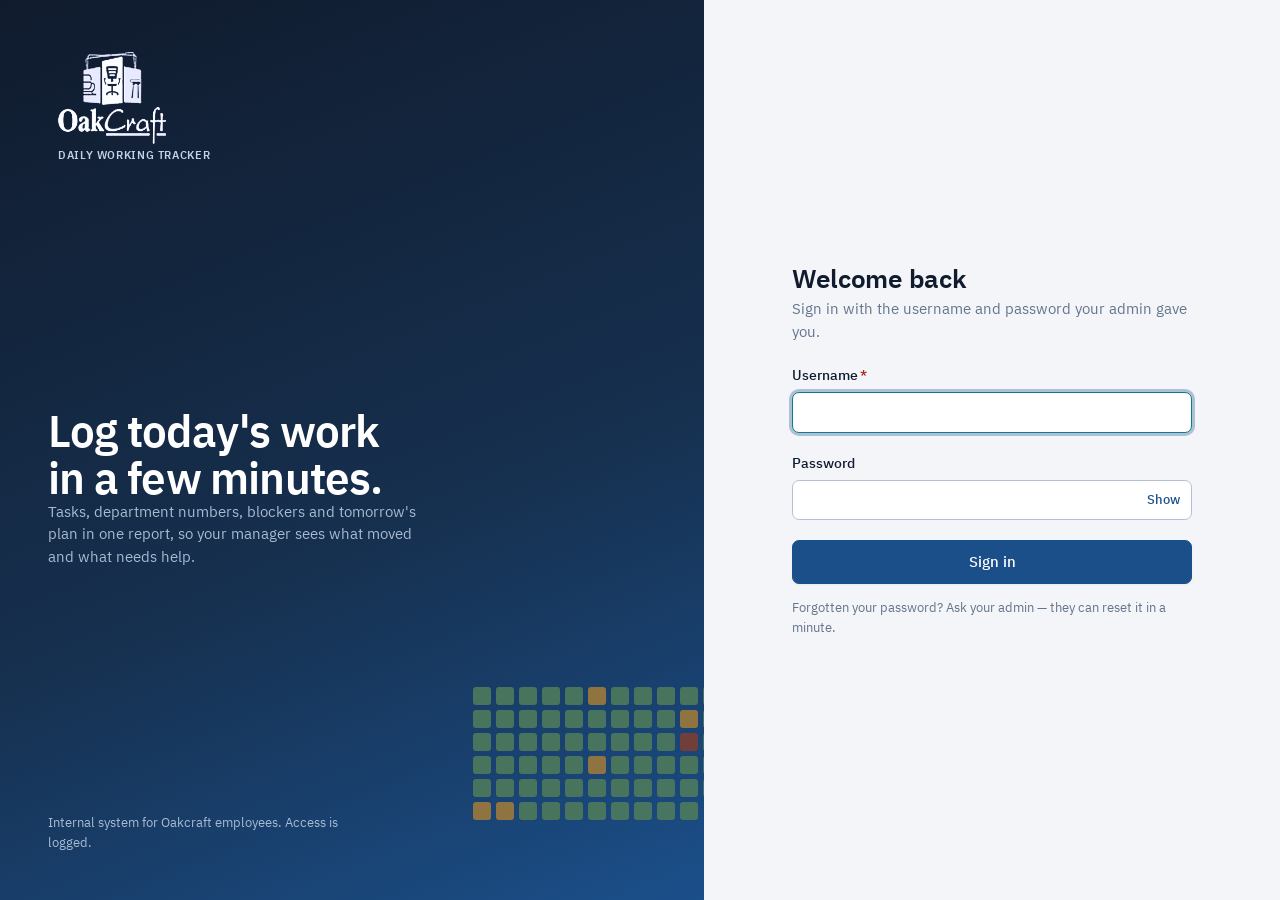
<file: index.html>
<!doctype html>
<html lang="en">
<head>
  <meta charset="utf-8">
  <meta name="viewport" content="width=device-width, initial-scale=1">
  <title>Oakcraft Daily Working Tracker</title>
  <meta name="robots" content="noindex, nofollow">
  <link rel="icon" href="assets/favicon.png" type="image/png">
  <link rel="apple-touch-icon" href="assets/favicon.png">
  <link rel="preconnect" href="https://script.google.com" crossorigin>
  <link rel="preconnect" href="https://script.googleusercontent.com" crossorigin>
  <link rel="preload" as="font" type="font/woff2" href="assets/fonts/IBMPlexSans-Regular-Latin1.woff2" crossorigin>
  <link rel="preload" as="font" type="font/woff2" href="assets/fonts/IBMPlexSans-SemiBold-Latin1.woff2" crossorigin>
  <link rel="stylesheet" href="css/style.css">
</head>
<body>
  <main class="auth-main" style="min-height:100vh">
    <p class="muted" role="status">Opening the tracker…</p>
  </main>
  <script type="module" src="js/prefetch.js"></script>
  <script type="module">
    /*
     * This page only decides where to send you. It used to wait for a round-trip to Apps Script
     * first — about a second and a half of blank screen — and then the page it redirected to
     * asked the very same question again. Now it redirects straight away using the landing page
     * remembered from last time; the page it opens verifies the session and bounces to the login
     * screen itself if the token has gone stale.
     */
    import { isConfigured, getToken } from './js/api.js';
    import { loadSession, homeFor, homeHint } from './js/auth.js';
    import { renderSetupRequired } from './js/app.js';
    (async () => {
      if (!isConfigured()) { renderSetupRequired(); return; }
      if (!getToken()) { location.replace('login.html'); return; }
      const hint = homeHint();
      if (hint) { location.replace(hint); return; }
      try {
        const s = await loadSession(false);
        if (!s) { location.replace('login.html'); return; }
        location.replace(s.user.mustChangePassword ? 'login.html#change' : homeFor(s.user));
      } catch (e) {
        location.replace('login.html');
      }
    })();
  </script>
</body>
</html>
</file>
<file: css/style.css>
/* Oakcraft Daily Working Tracker — core styles
   Tokens, base elements, app shell and shared components. */

/* IBM Plex (SIL Open Font License, see assets/fonts/OFL-LICENSE.txt), self-hosted: no third-party font requests. */
@font-face { font-family: 'IBM Plex Sans'; font-weight: 400; font-style: normal; font-display: swap; src: url('../assets/fonts/IBMPlexSans-Regular-Latin1.woff2') format('woff2'); }
@font-face { font-family: 'IBM Plex Sans'; font-weight: 500; font-style: normal; font-display: swap; src: url('../assets/fonts/IBMPlexSans-Medium-Latin1.woff2') format('woff2'); }
@font-face { font-family: 'IBM Plex Sans'; font-weight: 600; font-style: normal; font-display: swap; src: url('../assets/fonts/IBMPlexSans-SemiBold-Latin1.woff2') format('woff2'); }

:root {
  /* Corporate slate + blue. Neutrals keep a slight blue bias so they sit with the brand. */
  --ink: #101B2D;
  --ink-2: #3A4A61;
  --ink-3: #64748B;
  --mesh: #F3F5F9;
  --mesh-2: #E6EBF2;
  --panel: #FFFFFF;
  --rule: #DCE3EC;
  --rule-strong: #B6C1D0;

  --brand: #1B4F8A;
  --brand-dark: #143A66;
  --brand-tint: #E9F0F8;
  --accent: #0E7C86;
  --accent-tint: #E1F1F2;

  --ok: #0F7A4D;   --ok-tint: #E3F2EA;
  --warn: #9A5B00; --warn-tint: #FBEEDA;
  --bad: #B42318;  --bad-tint: #FBE7E5;
  --info: #175CD3; --info-tint: #E6EDFB;
  --off: #64748B;  --off-tint: #EDF0F5;

  --font: 'IBM Plex Sans', system-ui, -apple-system, 'Segoe UI', Roboto, sans-serif;
  --font-cond: 'IBM Plex Sans', system-ui, -apple-system, 'Segoe UI', Roboto, sans-serif;

  --r-panel: 10px;
  --r-ctl: 7px;
  --sidebar-w: 240px;
  --header-h: 60px;
  --shadow-sm: 0 1px 2px rgba(16, 27, 45, 0.06);
  --shadow-md: 0 4px 16px rgba(16, 27, 45, 0.08);
  --focus: 0 0 0 3px color-mix(in srgb, var(--brand) 32%, transparent);
}

*, *::before, *::after { box-sizing: border-box; }
html { -webkit-text-size-adjust: 100%; }
body {
  margin: 0; background: var(--mesh); color: var(--ink);
  font: 400 15px/1.5 var(--font); font-variant-numeric: tabular-nums;
  -webkit-font-smoothing: antialiased;
}
h1, h2, h3, h4 { margin: 0; font-weight: 600; line-height: 1.2; }
h1 { font-size: 27px; letter-spacing: -0.018em; text-wrap: balance; }
h2 { font-size: 19px; letter-spacing: -0.012em; text-wrap: balance; }
h3 { font-size: 15px; }
p { margin: 0 0 0.75em; }
a { color: var(--brand); text-underline-offset: 2px; }
a > svg { vertical-align: -3px; width: 16px; height: 16px; }
a:hover { color: var(--brand-dark); }
button, input, select, textarea { font: inherit; color: inherit; }
:focus-visible { outline: none; box-shadow: var(--focus); border-radius: var(--r-ctl); }
.sr-only { position: absolute; width: 1px; height: 1px; overflow: hidden; clip: rect(0 0 0 0); white-space: nowrap; }
.muted { color: var(--ink-3); }
.small { font-size: 13px; }
.num { font-variant-numeric: tabular-nums; }
.fig { font-family: var(--font-cond); font-weight: 600; font-variant-numeric: tabular-nums; }
.nowrap { white-space: nowrap; }
.hidden { display: none !important; }
.stack > * + * { margin-top: 16px; }
.row { display: flex; gap: 12px; align-items: center; flex-wrap: wrap; }
.row.between { justify-content: space-between; }
.grow { flex: 1 1 auto; }
.skip-link { position: absolute; left: 8px; top: -40px; background: var(--ink); color: #fff; padding: 8px 12px; z-index: 100; border-radius: var(--r-ctl); }
.skip-link:focus { top: 8px; }

/* ---------- App shell ---------- */
.app { display: grid; grid-template-columns: var(--sidebar-w) minmax(0, 1fr); min-height: 100vh; }
.sidebar { position: sticky; top: 0; height: 100vh; overflow-y: auto; padding: 18px 12px 24px; display: flex; flex-direction: column; gap: 18px; }
.brand { display: flex; gap: 10px; align-items: center; padding: 2px 10px 6px; text-decoration: none; color: var(--ink); }
.brand img { width: 30px; height: 30px; }
/* The Oakcraft wordmark carries the company name itself, so it is shown large and the name text is dropped. */
.brand-lg { flex-direction: column; align-items: flex-start; gap: 4px; padding: 4px 10px 10px; }
.brand-lg img { width: auto; height: 60px; max-width: 100%; }
.brand-lg .brand-sub { margin-top: 0; letter-spacing: 0.06em; text-transform: uppercase; font-size: 10.5px; font-weight: 600; }
.auth-side .brand-lg img { height: 92px; }
.auth-side .brand-lg .brand-sub { color: #C3D3E6; }
.brand-name { display: block; font-weight: 600; font-size: 18px; line-height: 1; letter-spacing: -0.015em; }
.brand-sub { display: block; font-size: 12px; color: var(--ink-3); margin-top: 3px; }
.nav-group { display: flex; flex-direction: column; gap: 1px; }
.nav-group-title { font-size: 12px; color: var(--ink-3); padding: 0 12px 4px; font-weight: 500; }
.nav-link {
  display: flex; align-items: center; gap: 10px; padding: 8px 12px; border-radius: var(--r-ctl);
  color: var(--ink-2); text-decoration: none; font-weight: 500; position: relative;
}
.nav-link svg { width: 18px; height: 18px; flex: none; color: var(--ink-3); }
.nav-link:hover { background: var(--mesh-2); color: var(--ink); }
.nav-link[aria-current="page"] { color: var(--brand); background: var(--brand-tint); font-weight: 600; }
.nav-link[aria-current="page"]::before { content: ''; position: absolute; left: 0; top: 8px; bottom: 8px; width: 3px; border-radius: 2px; background: var(--brand); }
.nav-link[aria-current="page"] svg { color: var(--brand); }
.nav-badge { margin-left: auto; font-size: 12px; font-weight: 600; background: var(--bad-tint); color: var(--bad); border-radius: 999px; padding: 0 7px; }
.sidebar-foot { margin-top: auto; padding: 0 12px; font-size: 12px; color: var(--ink-3); }

.main { min-width: 0; display: flex; flex-direction: column; }
.topbar { position: sticky; top: 0; z-index: 20; height: var(--header-h); display: flex; align-items: center; gap: 12px; padding: 0 28px; background: var(--panel); border-bottom: 1px solid var(--rule); box-shadow: var(--shadow-sm); }
.topbar .menu-btn { display: none; }
.search { position: relative; flex: 1 1 auto; max-width: 520px; }
.search input { width: 100%; height: 38px; padding: 0 12px 0 36px; border: 1px solid var(--rule); border-radius: var(--r-ctl); background: var(--panel); }
.search > svg { position: absolute; left: 11px; top: 10px; width: 18px; height: 18px; color: var(--ink-3); pointer-events: none; }
.search-results { position: absolute; top: 44px; left: 0; right: 0; background: var(--panel); border: 1px solid var(--rule); border-radius: var(--r-panel); box-shadow: 0 12px 32px rgba(34, 38, 42, 0.14); max-height: 70vh; overflow: auto; padding: 6px; }
.search-group { padding: 6px 8px 2px; font-size: 12px; color: var(--ink-3); font-weight: 500; }
.search-item { display: block; padding: 8px 10px; border-radius: var(--r-ctl); color: var(--ink); text-decoration: none; }
.search-item[aria-selected="true"], .search-item:hover { background: var(--mesh); }
.search-item .muted { font-size: 13px; }
.topbar-right { margin-left: auto; display: flex; align-items: center; gap: 10px; }
.clock { font-size: 13px; color: var(--ink-3); white-space: nowrap; }
.user-btn { display: flex; align-items: center; gap: 8px; border: 1px solid transparent; background: none; padding: 4px 6px 4px 4px; border-radius: 999px; cursor: pointer; }
.user-btn:hover { background: var(--panel); border-color: var(--rule); }
.avatar { width: 32px; height: 32px; border-radius: 50%; background: var(--brand); color: #fff; display: grid; place-items: center; font-weight: 600; font-size: 13px; flex: none; }
.menu { position: absolute; right: 0; top: 46px; min-width: 220px; background: var(--panel); border: 1px solid var(--rule); border-radius: var(--r-panel); box-shadow: 0 12px 32px rgba(34, 38, 42, 0.14); padding: 6px; z-index: 30; }
.menu a, .menu button { display: block; width: 100%; text-align: left; padding: 8px 10px; border: 0; background: none; border-radius: var(--r-ctl); color: var(--ink); text-decoration: none; cursor: pointer; }
.menu a:hover, .menu button:hover { background: var(--mesh); }
.menu hr { border: 0; border-top: 1px solid var(--rule); margin: 6px 0; }

.content { padding: 24px 28px 64px; max-width: 1360px; width: 100%; }
.page-head { display: flex; gap: 16px; align-items: flex-end; justify-content: space-between; flex-wrap: wrap; margin-bottom: 20px; }
.page-head p { margin: 4px 0 0; color: var(--ink-3); }
.page-actions { display: flex; gap: 8px; flex-wrap: wrap; }
.banner { display: flex; gap: 10px; align-items: flex-start; padding: 10px 14px; border-radius: var(--r-ctl); border: 1px solid; margin-bottom: 16px; }
.banner svg { width: 18px; height: 18px; flex: none; margin-top: 2px; }
.banner.info { background: var(--info-tint); border-color: color-mix(in srgb, var(--info) 30%, transparent); color: var(--info); }
.banner.warn { background: var(--warn-tint); border-color: color-mix(in srgb, var(--warn) 30%, transparent); color: var(--warn); }
.banner.bad { background: var(--bad-tint); border-color: color-mix(in srgb, var(--bad) 30%, transparent); color: var(--bad); }
.banner.ok { background: var(--ok-tint); border-color: color-mix(in srgb, var(--ok) 30%, transparent); color: var(--ok); }
.banner .banner-body { flex: 1; color: var(--ink); }
.offline-bar { background: var(--ink); color: #fff; text-align: center; font-size: 13px; padding: 6px; }

/* ---------- Panels ---------- */
.panel { background: var(--panel); border: 1px solid var(--rule); border-radius: var(--r-panel); box-shadow: var(--shadow-sm); }
.panel-head { display: flex; align-items: baseline; justify-content: space-between; gap: 12px; padding: 14px 18px 0; flex-wrap: wrap; }
.panel-head h2 { font-size: 17px; }
.panel-head .muted { font-size: 13px; }
.panel-body { padding: 14px 18px 18px; }
.panel-body.flush { padding: 0; }
.grid-2 { display: grid; grid-template-columns: repeat(2, minmax(0, 1fr)); gap: 16px; }
.grid-3 { display: grid; grid-template-columns: repeat(3, minmax(0, 1fr)); gap: 16px; }
.span-2 { grid-column: span 2; }

/* ---------- Buttons ---------- */
.btn {
  display: inline-flex; align-items: center; justify-content: center; gap: 8px; height: 38px; padding: 0 14px;
  border-radius: var(--r-ctl); border: 1px solid var(--rule-strong); background: var(--panel); color: var(--ink);
  font-weight: 500; cursor: pointer; text-decoration: none; white-space: nowrap;
}
.btn svg { width: 17px; height: 17px; }
.btn:hover { border-color: var(--ink-3); color: var(--ink); }
.btn.primary { background: var(--brand); border-color: var(--brand); color: #fff; box-shadow: var(--shadow-sm); }
.btn.primary:hover { background: var(--brand-dark); border-color: var(--brand-dark); color: #fff; }
.btn.dark { background: var(--ink); border-color: var(--ink); color: #fff; }
/* WhatsApp share: a deep green that keeps white text readable (the bright WhatsApp green fails contrast). */
.btn.whatsapp { background: #1C6B45; border-color: #1C6B45; color: #fff; }
.btn.whatsapp:hover { background: #15563A; border-color: #15563A; color: #fff; }
.btn.danger { color: var(--bad); border-color: color-mix(in srgb, var(--bad) 45%, transparent); }
.btn.danger:hover { background: var(--bad-tint); }
.btn.ghost { border-color: transparent; background: transparent; }
.btn.ghost:hover { background: var(--mesh-2); }
.btn.sm { height: 32px; padding: 0 10px; font-size: 14px; }
.btn.icon { width: 38px; padding: 0; }
.btn.sm.icon { width: 32px; }
.btn[disabled], .btn[aria-busy="true"] { opacity: 0.55; cursor: not-allowed; }
.btn[aria-busy="true"]::after { content: ''; width: 14px; height: 14px; border-radius: 50%; border: 2px solid currentColor; border-right-color: transparent; animation: spin 0.8s linear infinite; }
@keyframes spin { to { transform: rotate(360deg); } }
.link-btn { border: 0; background: none; color: var(--brand); cursor: pointer; padding: 0; text-decoration: underline; text-underline-offset: 2px; }

/* ---------- Forms ---------- */
.field { display: flex; flex-direction: column; gap: 6px; min-width: 0; }
.field > label, .field > .label { font-weight: 500; font-size: 14px; }
.field .req { color: var(--bad); margin-left: 2px; }
.field .hint { font-size: 13px; color: var(--ink-3); }
.field .error { font-size: 13px; color: var(--bad); font-weight: 500; }
.input, .select, .textarea {
  width: 100%; min-height: 40px; padding: 8px 11px; border: 1px solid var(--rule-strong); border-radius: var(--r-ctl);
  background: var(--panel); color: var(--ink);
}
.textarea { min-height: 88px; resize: vertical; line-height: 1.45; }
.select { appearance: none; padding-right: 32px; background-image: url("data:image/svg+xml,%3Csvg xmlns='http://www.w3.org/2000/svg' width='12' height='8' viewBox='0 0 12 8'%3E%3Cpath d='M1 1l5 5 5-5' fill='none' stroke='%2362686E' stroke-width='1.6'/%3E%3C/svg%3E"); background-repeat: no-repeat; background-position: right 11px center; }
.input:hover, .select:hover, .textarea:hover { border-color: var(--ink-3); }
.input:focus, .select:focus, .textarea:focus { outline: none; border-color: var(--accent); box-shadow: var(--focus); }
.field.has-error .input, .field.has-error .select, .field.has-error .textarea { border-color: var(--bad); }
.input[readonly] { background: var(--mesh); }
.form-grid { display: grid; grid-template-columns: repeat(2, minmax(0, 1fr)); gap: 14px 16px; }
.form-grid .full { grid-column: 1 / -1; }
.check { display: inline-flex; align-items: center; gap: 8px; cursor: pointer; }
.check input { width: 18px; height: 18px; accent-color: var(--brand); }
.switch { display: inline-flex; gap: 10px; align-items: center; cursor: pointer; }
.switch input { appearance: none; width: 38px; height: 22px; border-radius: 999px; background: var(--rule-strong); position: relative; cursor: pointer; transition: background 0.15s; flex: none; }
.switch input::after { content: ''; position: absolute; top: 3px; left: 3px; width: 16px; height: 16px; border-radius: 50%; background: #fff; transition: transform 0.15s; }
.switch input:checked { background: var(--brand); }
.switch input:checked::after { transform: translateX(16px); }
.segmented { display: inline-flex; border: 1px solid var(--rule-strong); border-radius: var(--r-ctl); overflow: hidden; flex-wrap: wrap; }
.segmented label { position: relative; }
.segmented input { position: absolute; opacity: 0; inset: 0; }
.segmented span { display: block; padding: 7px 14px; cursor: pointer; font-weight: 500; font-size: 14px; border-right: 1px solid var(--rule); background: var(--panel); }
.segmented label:last-child span { border-right: 0; }
.segmented input:checked + span { background: var(--ink); color: #fff; }
.segmented input:focus-visible + span { box-shadow: inset 0 0 0 3px var(--accent); }
.chips { display: flex; flex-wrap: wrap; gap: 8px; }
.chip-toggle { position: relative; }
.chip-toggle input { position: absolute; opacity: 0; inset: 0; }
.chip-toggle span { display: inline-flex; align-items: center; gap: 6px; padding: 6px 12px; border: 1px solid var(--rule-strong); border-radius: 999px; cursor: pointer; font-size: 14px; background: var(--panel); }
.chip-toggle input:checked + span { background: var(--brand-tint); border-color: var(--brand); color: var(--brand-dark); font-weight: 500; }
.chip-toggle input:checked + span::before { content: '✓'; font-weight: 600; }
.chip-toggle input:focus-visible + span { box-shadow: var(--focus); }
.stepper { display: flex; align-items: stretch; max-width: 220px; }
.stepper .input { text-align: center; border-radius: 0; border-left: 0; border-right: 0; font-family: var(--font-cond); font-weight: 600; font-size: 18px; }
.stepper button { width: 44px; border: 1px solid var(--rule-strong); background: var(--mesh); font-size: 20px; cursor: pointer; }
.stepper button:first-child { border-radius: var(--r-ctl) 0 0 var(--r-ctl); }
.stepper button:last-child { border-radius: 0 var(--r-ctl) var(--r-ctl) 0; }
.rating { display: flex; gap: 6px; }
.rating label { position: relative; }
.rating input { position: absolute; opacity: 0; }
.rating span { display: grid; place-items: center; width: 40px; height: 40px; border: 1px solid var(--rule-strong); border-radius: var(--r-ctl); cursor: pointer; font-weight: 600; }
.rating input:checked + span { background: var(--brand); border-color: var(--brand); color: #fff; }
.rating input:focus-visible + span { box-shadow: var(--focus); }

/* ---------- Filter bar ---------- */
.filters-toggle { display: none; }
.filters { display: flex; gap: 10px; flex-wrap: wrap; align-items: flex-end; margin-bottom: 16px; }
.filters .field { min-width: 150px; }
.filters .field.search-field { min-width: 220px; flex: 1 1 220px; }
.filters .field > label { font-size: 13px; color: var(--ink-3); font-weight: 500; }
.filters .input, .filters .select { min-height: 36px; padding-top: 6px; padding-bottom: 6px; }
.filters .btn { height: 36px; }

/* ---------- Status pills ---------- */
.pill { display: inline-flex; align-items: center; gap: 6px; padding: 1px 9px; border-radius: 999px; font-size: 13px; font-weight: 500; white-space: nowrap; line-height: 20px; border: 1px solid transparent; }
.pill::before { content: ''; width: 7px; height: 7px; border-radius: 50%; background: currentColor; }
.pill.ok { background: var(--ok-tint); color: var(--ok); }
.pill.warn { background: var(--warn-tint); color: var(--warn); }
.pill.bad { background: var(--bad-tint); color: var(--bad); }
.pill.info { background: var(--info-tint); color: var(--info); }
.pill.accent { background: var(--accent-tint); color: #7A5520; }
.pill.off { background: var(--off-tint); color: var(--off); }
.pill.outline { background: transparent; border-color: var(--rule-strong); color: var(--ink-3); }
.pill.plain::before { display: none; }
.prio { display: inline-flex; align-items: center; gap: 5px; font-size: 13px; font-weight: 500; white-space: nowrap; }
.prio i { display: inline-flex; gap: 2px; align-items: flex-end; height: 12px; }
.prio i b { width: 3px; background: var(--rule-strong); border-radius: 1px; }
.prio i b:nth-child(1) { height: 5px; } .prio i b:nth-child(2) { height: 8px; } .prio i b:nth-child(3) { height: 12px; }
.prio.LOW i b:nth-child(1) { background: var(--off); }
.prio.MEDIUM i b:nth-child(-n+2) { background: var(--info); }
.prio.HIGH i b { background: var(--warn); }
.prio.URGENT { color: var(--bad); } .prio.URGENT i b { background: var(--bad); }

/* ---------- Tables ---------- */
.table-wrap { overflow-x: auto; }
table.data { width: 100%; border-collapse: collapse; font-size: 14px; }
table.data th { text-align: left; font-weight: 600; font-size: 13px; color: var(--ink-2); padding: 10px 12px; border-bottom: 1px solid var(--rule-strong); white-space: nowrap; background: var(--panel); position: sticky; top: 0; }
table.data th.r, table.data td.r { text-align: right; }
table.data th button { border: 0; background: none; font: inherit; color: inherit; cursor: pointer; padding: 0; display: inline-flex; gap: 4px; align-items: center; }
table.data td { padding: 10px 12px; border-bottom: 1px solid var(--rule); vertical-align: top; }
table.data tbody tr:last-child td { border-bottom: 0; }
table.data tbody tr.clickable { cursor: pointer; }
table.data tbody tr.clickable:hover td { background: #F7F8F7; }
table.data td .sub { display: block; font-size: 13px; color: var(--ink-3); }
.pager { display: flex; align-items: center; justify-content: space-between; gap: 12px; padding: 10px 14px; border-top: 1px solid var(--rule); font-size: 14px; flex-wrap: wrap; }

/* ---------- Empty, loading, error states ---------- */
.empty { padding: 36px 20px; text-align: center; color: var(--ink-2); }
.empty h3 { font-size: 16px; margin-bottom: 6px; color: var(--ink); }
.empty p { color: var(--ink-3); max-width: 46ch; margin: 0 auto 14px; }
.skeleton { background: linear-gradient(90deg, var(--mesh) 0%, #F7F8F7 50%, var(--mesh) 100%); background-size: 200% 100%; animation: shimmer 1.4s ease-in-out infinite; border-radius: 4px; }
@keyframes shimmer { from { background-position: 200% 0; } to { background-position: -200% 0; } }
/* A screen painted from last time's figures while the server is asked again: a thin moving line, nothing jumps. */
[data-body][aria-busy="true"], [data-results][aria-busy="true"] { position: relative; }
[data-body][aria-busy="true"]::before, [data-results][aria-busy="true"]::before { content: ''; position: absolute; left: 0; right: 0; top: -7px; height: 3px; border-radius: 2px; z-index: 1; pointer-events: none; background: linear-gradient(90deg, transparent 0%, var(--brand) 50%, transparent 100%); background-size: 60% 100%; background-repeat: no-repeat; animation: slide-bar 1.1s linear infinite; }
@keyframes slide-bar { from { background-position: -60% 0; } to { background-position: 160% 0; } }
.sk-line { height: 14px; margin: 10px 0; }
.sk-block { height: 120px; }
.error-state { padding: 28px 20px; text-align: center; }
.error-state h3 { color: var(--bad); margin-bottom: 6px; }
.error-state code { font-size: 12px; color: var(--ink-3); }

/* ---------- Toasts ---------- */
.toasts { position: fixed; right: 20px; bottom: 20px; display: flex; flex-direction: column; gap: 8px; z-index: 200; max-width: min(420px, calc(100vw - 32px)); }
.toast { display: flex; gap: 10px; align-items: flex-start; background: var(--ink); color: #fff; padding: 11px 14px; border-radius: var(--r-panel); box-shadow: 0 10px 28px rgba(34, 38, 42, 0.25); font-size: 14px; animation: toast-in 0.18s ease-out; }
.toast.bad { background: var(--bad); }
.toast.ok svg { color: #9FD3AE; }
.toast svg { width: 18px; height: 18px; flex: none; margin-top: 1px; }
.toast button { margin-left: auto; background: none; border: 0; color: #fff; opacity: 0.75; cursor: pointer; padding: 0 0 0 8px; font-size: 18px; line-height: 1; }
@keyframes toast-in { from { transform: translateY(8px); opacity: 0; } }

/* ---------- Modal & drawer ---------- */
.modal-backdrop { position: fixed; inset: 0; background: rgba(34, 38, 42, 0.45); z-index: 150; display: grid; place-items: center; padding: 16px; animation: fade 0.15s ease-out; }
@keyframes fade { from { opacity: 0; } }
.modal { background: var(--panel); border-radius: 10px; width: min(560px, 100%); max-height: calc(100vh - 32px); display: flex; flex-direction: column; box-shadow: 0 24px 60px rgba(34, 38, 42, 0.3); }
.modal.wide { width: min(860px, 100%); }
.modal-head { display: flex; align-items: center; justify-content: space-between; gap: 12px; padding: 16px 20px; border-bottom: 1px solid var(--rule); }
.modal-head h2 { font-size: 19px; }
.modal-body { padding: 18px 20px; overflow-y: auto; }
.modal-foot { display: flex; justify-content: flex-end; gap: 8px; padding: 12px 20px; border-top: 1px solid var(--rule); flex-wrap: wrap; }
.drawer-backdrop { place-items: stretch end; padding: 0; }
.drawer-backdrop .modal { width: min(640px, 100%); max-height: 100vh; height: 100vh; border-radius: 0; animation: slide-in 0.2s ease-out; }
@keyframes slide-in { from { transform: translateX(24px); opacity: 0.6; } }

/* ---------- Detail lists & timelines ---------- */
.kv { display: grid; grid-template-columns: max-content 1fr; gap: 6px 18px; font-size: 14px; }
.kv dt { color: var(--ink-3); }
.kv dd { margin: 0; }
.qa { padding: 12px 0; border-bottom: 1px solid var(--rule); }
.qa:last-child { border-bottom: 0; }
.qa .q { font-size: 13px; color: var(--ink-3); font-weight: 500; margin-bottom: 3px; }
.qa .a { white-space: pre-wrap; overflow-wrap: anywhere; }
.qa .a.empty-answer { color: var(--ink-3); font-style: italic; }
.timeline { list-style: none; margin: 0; padding: 0; }
.timeline li { position: relative; padding: 0 0 16px 20px; }
.timeline li::before { content: ''; position: absolute; left: 4px; top: 7px; width: 7px; height: 7px; border-radius: 50%; background: var(--rule-strong); }
.timeline li::after { content: ''; position: absolute; left: 7px; top: 16px; bottom: 0; width: 1px; background: var(--rule); }
.timeline li:last-child::after { display: none; }
.section-title { font-size: 15px; font-weight: 600; margin: 18px 0 4px; }
.section-title:first-child { margin-top: 0; }

/* ---------- Tabs ---------- */
.tabs { display: flex; gap: 2px; border-bottom: 1px solid var(--rule); margin-bottom: 16px; overflow-x: auto; }
.tabs a, .tabs button { padding: 9px 14px; border: 0; background: none; color: var(--ink-3); font-weight: 500; text-decoration: none; border-bottom: 2px solid transparent; margin-bottom: -1px; cursor: pointer; white-space: nowrap; }
.tabs [aria-selected="true"] { color: var(--ink); border-bottom-color: var(--brand); }
.tabs .count { font-size: 12px; background: var(--mesh-2); border-radius: 999px; padding: 0 6px; margin-left: 4px; color: var(--ink-2); }

/* ---------- Login ---------- */
.auth-page { min-height: 100vh; display: grid; grid-template-columns: minmax(0, 1.1fr) minmax(360px, 0.9fr); }
.auth-side { background: linear-gradient(158deg, #101B2D 0%, #16304F 58%, #1B4F8A 100%); color: #DEE6EF; padding: 48px; display: flex; flex-direction: column; justify-content: space-between; position: relative; overflow: hidden; }
.auth-side .brand { color: #fff; }
.auth-side .brand-sub { color: #9FB3CC; }
.auth-side h1 { font-size: clamp(30px, 3.4vw, 46px); max-width: 16ch; color: #fff; line-height: 1.08; }
.auth-side p { color: #A8BBD2; max-width: 42ch; }
.auth-grid { position: absolute; right: -40px; bottom: 80px; display: grid; grid-template-columns: repeat(12, 18px); gap: 5px; opacity: 0.9; }
.auth-grid i { width: 18px; height: 18px; border-radius: 3px; background: #3A4046; }
.auth-grid i.s { background: #4E7A5C; } .auth-grid i.l { background: #9C7A3C; } .auth-grid i.m { background: #7B3F33; }
.auth-main { display: grid; place-items: center; padding: 32px 20px; background: var(--mesh); }
.auth-card { width: min(400px, 100%); }
.auth-card h2 { font-size: 26px; margin-bottom: 4px; }
.auth-card form { display: flex; flex-direction: column; gap: 14px; margin-top: 22px; }
.auth-card .btn { height: 44px; }
.pw-wrap { position: relative; }
.pw-wrap .input { padding-right: 70px; }
.pw-wrap button { position: absolute; right: 6px; top: 6px; height: 28px; border: 0; background: none; color: var(--brand); cursor: pointer; font-size: 13px; font-weight: 500; }

/* ---------- Print ---------- */
@media print {
  body { background: #fff; font-size: 12px; }
  .sidebar, .topbar, .page-actions, .no-print, .toasts, .sticky-bar, .filters, .pager { display: none !important; }
  .app { display: block; }
  .content { padding: 0; max-width: none; }
  .panel { border: 0; break-inside: avoid; }
  a { color: inherit; text-decoration: none; }
}

@media (prefers-reduced-motion: reduce) {
  *, *::before, *::after { animation-duration: 0.01ms !important; transition-duration: 0.01ms !important; }
}
</file>
<file: css/dashboard.css>
/* Dashboards, analytics, charts, the day ledger heatmap and the daily report form. */

/* ---------- Hero sentence ---------- */
.hero { padding: 4px 0 18px; }
.hero-line { font-family: var(--font-cond); font-weight: 600; font-size: clamp(26px, 3vw, 38px); line-height: 1.1; letter-spacing: -0.01em; max-width: 34ch; text-wrap: balance; }
.hero-sub { color: var(--ink-3); margin-top: 6px; }
.segbar { display: flex; height: 14px; border-radius: 3px; overflow: hidden; background: var(--mesh-2); margin-top: 14px; max-width: 760px; }
.segbar span { display: block; height: 100%; }
.segbar .s-ok { background: var(--ok); }
.segbar .s-warn { background: #C08A2A; }
.segbar .s-info { background: #7C9CB5; }
.segbar .s-off { background: transparent; }
.legend { display: flex; flex-wrap: wrap; gap: 6px 16px; margin-top: 8px; font-size: 13px; color: var(--ink-2); }
.legend i { display: inline-block; width: 10px; height: 10px; border-radius: 2px; margin-right: 6px; vertical-align: -1px; }

/* ---------- Ledger strip ---------- */
.ledger { display: grid; grid-template-columns: repeat(auto-fit, minmax(128px, 1fr)); background: var(--panel); border: 1px solid var(--rule); border-radius: var(--r-panel); margin-bottom: 16px; }
.ledger > div { padding: 12px 16px 14px; border-right: 1px solid var(--rule); min-width: 0; }
.ledger > div:last-child { border-right: 0; }
.ledger .fig { font-size: 28px; line-height: 1.1; display: block; }
.ledger .lbl { font-size: 13px; color: var(--ink-3); display: flex; gap: 6px; align-items: center; }
.ledger .fig.bad { color: var(--bad); } .ledger .fig.warn { color: var(--warn); } .ledger .fig.ok { color: var(--ok); }
.ledger abbr { text-decoration: none; cursor: help; border-bottom: 1px dotted var(--rule-strong); }

/* ---------- Charts ---------- */
.chart { width: 100%; }
.chart svg { display: block; width: 100%; height: auto; overflow: visible; }
.chart text { font-family: var(--font); font-size: 12px; fill: var(--ink-3); }
.chart .axis line, .chart .grid line { stroke: var(--rule); }
.chart .bar-label { fill: var(--ink); font-weight: 500; }
.chart .value-label { fill: var(--ink-2); font-variant-numeric: tabular-nums; }
.chart .dim { opacity: 0.35; }
.chart-foot { display: flex; justify-content: space-between; gap: 8px; align-items: center; margin-top: 6px; flex-wrap: wrap; }
.chart-table { margin-top: 10px; }
.chart-tip { position: fixed; pointer-events: none; background: var(--ink); color: #fff; font-size: 13px; padding: 6px 9px; border-radius: 5px; z-index: 300; max-width: 260px; white-space: pre-line; }

/* ---------- Day ledger heatmap ---------- */
.heat-wrap { overflow-x: auto; }
.heat { display: grid; gap: 3px; align-items: center; min-width: max-content; }
.heat .h-name { font-size: 13px; padding-right: 10px; white-space: nowrap; overflow: hidden; text-overflow: ellipsis; max-width: 190px; color: var(--ink); text-decoration: none; }
.heat .h-name:hover { color: var(--brand); }
.heat .h-dept { grid-column: 1 / -1; font-size: 12px; color: var(--ink-3); font-weight: 600; padding: 8px 0 2px; }
.heat .h-date { font-size: 11px; color: var(--ink-3); text-align: center; line-height: 1.1; }
.heat .h-date.off { opacity: 0.5; }
.sw { display: block; width: 20px; height: 20px; border-radius: 3px; border: 0; padding: 0; background: var(--mesh-2); }
a.sw:focus-visible { box-shadow: var(--focus); }
.sw.SUBMITTED { background: var(--ok); }
.sw.LATE { background: #C08A2A; }
.sw.DRAFT, .sw.REOPENED { background: #9DB5C7; }
.sw.NOT-STARTED { background: #fff; box-shadow: inset 0 0 0 1.5px var(--bad); }
.sw.OFF { background: repeating-linear-gradient(135deg, var(--mesh-2) 0 3px, transparent 3px 6px); }
.sw.NA { background: transparent; }

/* ---------- Insight list ---------- */
.insights { list-style: none; margin: 0; padding: 0; }
.insights li { display: grid; grid-template-columns: 4px 1fr; gap: 12px; padding: 10px 0; border-bottom: 1px solid var(--rule); }
.insights li:last-child { border-bottom: 0; }
.insights li::before { content: ''; border-radius: 2px; background: var(--rule-strong); }
.insights li.positive::before { background: var(--ok); }
.insights li.warning::before { background: #C08A2A; }
.insights li.info::before { background: var(--info); }
.insights strong { display: block; font-weight: 600; }
.insights p { margin: 2px 0 0; color: var(--ink-2); font-size: 14px; }

/* ---------- Attention lists ---------- */
.att-list { list-style: none; margin: 0; padding: 0; }
.att-list li { display: flex; gap: 10px; justify-content: space-between; align-items: baseline; padding: 8px 0; border-bottom: 1px solid var(--rule); font-size: 14px; }
.att-list li:last-child { border-bottom: 0; }
.att-list .sub { color: var(--ink-3); font-size: 13px; }

/* ---------- Score ---------- */
.score { display: grid; grid-template-columns: 140px 1fr; gap: 20px; align-items: start; }
.score-fig { font-family: var(--font-cond); font-weight: 600; font-size: 56px; line-height: 1; color: var(--brand); }
.score-fig small { font-size: 18px; color: var(--ink-3); }
.comp { display: grid; grid-template-columns: minmax(140px, 200px) 1fr 52px; gap: 4px 12px; align-items: center; padding: 7px 0; border-bottom: 1px solid var(--rule); }
.comp:last-child { border-bottom: 0; }
.comp .bar { height: 8px; background: var(--mesh-2); border-radius: 2px; overflow: hidden; }
.comp .bar span { display: block; height: 100%; background: var(--brand); }
.comp .why { grid-column: 1 / -1; font-size: 13px; color: var(--ink-3); }
.comp.excluded { opacity: 0.6; }

/* ---------- Daily report form ---------- */
.form-shell { max-width: 820px; }
.form-top { display: flex; justify-content: space-between; align-items: flex-start; gap: 12px; flex-wrap: wrap; margin-bottom: 14px; }
.deadline { font-size: 14px; color: var(--ink-2); }
.deadline.soon { color: var(--warn); font-weight: 500; }
.deadline.past { color: var(--bad); font-weight: 500; }
.step-panel h2 { font-size: 22px; margin-bottom: 4px; }
.step-panel > p.muted { margin-bottom: 16px; }
.q-list { display: flex; flex-direction: column; gap: 18px; }
.q-list .field > label, .q-list .field > .label { font-size: 15px; }

.task-list { display: flex; flex-direction: column; gap: 10px; }
.task { border: 1px solid var(--rule); border-radius: var(--r-panel); background: var(--panel); }
.task.has-error { border-color: var(--bad); }
.task-head { display: grid; grid-template-columns: 1fr auto auto; gap: 8px; align-items: center; padding: 10px 10px 10px 12px; }
.task-head .input { border-color: transparent; font-weight: 500; padding-left: 6px; }
.task-head .input:hover { border-color: var(--rule-strong); }
.task-head .select { width: auto; min-width: 160px; }
.task-head .btn.ghost.icon { color: var(--ink-3); }
.task-head .btn.ghost.icon:hover { color: var(--bad); background: var(--bad-tint); }
.task-meta { display: flex; gap: 10px; flex-wrap: wrap; padding: 0 12px 10px; font-size: 13px; color: var(--ink-3); }
.carry-tag { color: #7A5520; font-weight: 500; }
.task-error { color: var(--bad); font-size: 13px; padding: 0 12px 10px; font-weight: 500; }
/* Task details | Task status | Add task — laid out as one row that stacks on small screens. */
.add-task { display: grid; grid-template-columns: 1fr 190px auto; gap: 10px; align-items: end; }
.add-task .field { margin: 0; }
.add-task .field label { display: block; font-size: 13px; font-weight: 500; margin-bottom: 5px; color: var(--ink-2); }
.add-task .select { width: 100%; }
.add-task .btn { height: 40px; }
.cf-item { display: grid; grid-template-columns: 1fr auto; gap: 10px; padding: 12px 14px; border-bottom: 1px solid var(--rule); }
.cf-item:last-child { border-bottom: 0; }
.cf-item .t { font-weight: 500; }
.cf-actions { display: flex; gap: 6px; flex-wrap: wrap; justify-content: flex-end; align-items: flex-start; }
.review-list { list-style: none; padding: 0; margin: 0; }
.review-list li { display: flex; justify-content: space-between; gap: 12px; padding: 9px 0; border-bottom: 1px solid var(--rule); }
.review-list li:last-child { border-bottom: 0; }
.sticky-bar { position: sticky; bottom: 0; z-index: 10; margin-top: 22px; background: color-mix(in srgb, var(--mesh) 94%, transparent); backdrop-filter: blur(6px); border-top: 1px solid var(--rule); padding: 10px 0; display: flex; align-items: center; gap: 10px; }
.save-state { font-size: 13px; color: var(--ink-3); margin-right: auto; display: flex; align-items: center; gap: 6px; }
.save-state.bad { color: var(--bad); }
.save-state.warn { color: var(--warn); }
.receipt { max-width: 560px; margin: 24px auto; text-align: left; }
.receipt .check-mark { width: 52px; height: 52px; border-radius: 50%; background: var(--ok); color: #fff; display: grid; place-items: center; margin-bottom: 14px; }
.receipt .check-mark svg { width: 28px; height: 28px; }
.receipt .rid { font-family: var(--font-cond); font-size: 22px; font-weight: 600; letter-spacing: 0.01em; }

/* ---------- Question builder ---------- */
.qb { display: grid; grid-template-columns: 250px minmax(0, 1fr); gap: 16px; align-items: start; }
.qb-depts { position: sticky; top: calc(var(--header-h) + 16px); }
.qb-depts a { display: flex; justify-content: space-between; padding: 8px 12px; border-radius: var(--r-ctl); color: var(--ink-2); text-decoration: none; font-weight: 500; }
.qb-depts a:hover { background: var(--mesh-2); }
.qb-depts a[aria-current="true"] { background: var(--panel); color: var(--brand); box-shadow: inset 3px 0 0 var(--brand); }
.qb-section { font-size: 13px; color: var(--ink-3); font-weight: 600; padding: 14px 16px 6px; border-bottom: 1px solid var(--rule); }
.qb-item { display: grid; grid-template-columns: 22px 1fr auto; gap: 10px; align-items: center; padding: 10px 16px; border-bottom: 1px solid var(--rule); background: var(--panel); }
.qb-item.inactive .qb-text { color: var(--ink-3); text-decoration: line-through; }
.qb-item.dragging { opacity: 0.4; }
.qb-item.drop-before { box-shadow: inset 0 2px 0 var(--accent); }
.qb-handle { cursor: grab; color: var(--ink-3); display: grid; place-items: center; }
.qb-handle svg { width: 16px; height: 16px; }
.qb-meta { font-size: 13px; color: var(--ink-3); display: flex; gap: 10px; flex-wrap: wrap; }
.qb-actions { display: flex; gap: 4px; }
.preview-box { background: var(--mesh); border-radius: var(--r-panel); padding: 16px; }

/* ---------- Settings ---------- */
.settings-grid { display: grid; grid-template-columns: 220px minmax(0, 1fr); gap: 20px; align-items: start; }
.settings-nav { position: sticky; top: calc(var(--header-h) + 16px); display: flex; flex-direction: column; }
.settings-nav a { padding: 7px 12px; border-radius: var(--r-ctl); color: var(--ink-2); text-decoration: none; }
.settings-nav a:hover { background: var(--mesh-2); }
.day-toggles { display: flex; gap: 6px; flex-wrap: wrap; }
.weights { display: grid; grid-template-columns: 1fr 90px; gap: 8px 12px; align-items: center; max-width: 440px; }
.json-cell { font-size: 12px; white-space: pre-wrap; word-break: break-word; max-width: 420px; color: var(--ink-2); }

/* ---------- Horizontal bars ---------- */
.hbars { display: flex; flex-direction: column; gap: 9px; }
.hbar { display: grid; grid-template-columns: minmax(110px, 34%) 1fr 64px; gap: 10px; align-items: center; font-size: 14px; }
.hbar-label { overflow: hidden; text-overflow: ellipsis; white-space: nowrap; }
.hbar-label a { color: var(--ink); text-decoration: none; }
.hbar-label a:hover { color: var(--brand); text-decoration: underline; }
.hbar-track { height: 10px; background: var(--mesh-2); border-radius: 2px; overflow: hidden; }
.hbar-track span { display: block; height: 100%; border-radius: 2px; }
.hbar-val { text-align: right; font-variant-numeric: tabular-nums; font-weight: 500; }
@media (max-width: 640px) {
  .hbar { grid-template-columns: 1fr 56px; gap: 4px 10px; }
  .hbar-track { grid-column: 1 / -1; grid-row: 2; }
}

/* ---------- One-page report form ---------- */
/* The report used to be a step-by-step wizard. It is now a single page with numbered
   sections, so nothing is hidden behind a Next button. */
.form-section { padding-bottom: 26px; margin-bottom: 26px; border-bottom: 1px solid var(--rule); }
.form-section.last { border-bottom: 0; margin-bottom: 0; padding-bottom: 0; }
.form-section h2 { display: flex; align-items: center; gap: 10px; font-size: 21px; margin-bottom: 4px; }
.form-section h2:focus { outline: none; }
.form-section > p.muted { margin-bottom: 16px; }
.sec-n {
  flex: none; width: 27px; height: 27px; border-radius: 50%;
  background: var(--brand); color: #fff; font-size: 14px; font-weight: 600;
  display: inline-flex; align-items: center; justify-content: center;
}
.form-section .section-title {
  margin: 20px 0 10px; font-size: 12.5px; font-weight: 600;
  letter-spacing: 0.06em; text-transform: uppercase; color: var(--ink-3);
}
.form-section .section-title:first-child { margin-top: 0; }

/* Weekly MIS */
dl.defs { display: grid; grid-template-columns: max-content 1fr; gap: 6px 14px; margin: 0; }
dl.defs dt { font-weight: 600; } dl.defs dd { margin: 0; color: var(--ink-2); }
details.panel > summary { list-style: none; } details.panel > summary::-webkit-details-marker { display: none; }
details.panel:not([open]) > summary { border-bottom: 0; }
</file>
<file: css/responsive.css>
/* Responsive layer: tablet and phone. The employee report form is designed phone-first. */

@media (max-width: 1100px) {
  .grid-3 { grid-template-columns: repeat(2, minmax(0, 1fr)); }
  .qb { grid-template-columns: 200px minmax(0, 1fr); }
  .settings-grid { grid-template-columns: 1fr; }
  .settings-nav { position: static; flex-direction: row; flex-wrap: wrap; gap: 4px; }
}

@media (max-width: 900px) {
  :root { --header-h: 56px; }
  .app { grid-template-columns: 1fr; }
  .sidebar {
    position: fixed; z-index: 120; left: 0; top: 0; bottom: 0; width: min(290px, 86vw); background: var(--mesh);
    transform: translateX(-102%); transition: transform 0.2s ease-out; box-shadow: 0 0 40px rgba(34, 38, 42, 0.25);
  }
  .app.nav-open .sidebar { transform: none; }
  .nav-scrim { position: fixed; inset: 0; background: rgba(34, 38, 42, 0.4); z-index: 110; }
  .topbar .menu-btn { display: inline-flex; }
  .topbar { padding: 0 12px; }
  .content { padding: 18px 14px 56px; }
  .clock { display: none; }
  .grid-2, .grid-3 { grid-template-columns: 1fr; }
  .span-2 { grid-column: auto; }
  .qb { grid-template-columns: 1fr; }
  .qb-depts { position: static; display: flex; overflow-x: auto; gap: 4px; }
  .qb-depts a { white-space: nowrap; }
  .score { grid-template-columns: 1fr; gap: 8px; }
  .auth-page { grid-template-columns: 1fr; }
  .auth-side { padding: 28px 22px; min-height: 0; }
  .auth-side h1 { font-size: 28px; margin-top: 28px; }
  .auth-grid { display: none; }
}

@media (max-width: 640px) {
  body { font-size: 15px; }
  h1 { font-size: 24px; }
  .page-head { align-items: flex-start; }
  .page-actions .btn .btn-text { display: none; }
  .search input { font-size: 16px; }
  .input, .select, .textarea { font-size: 16px; min-height: 44px; }
  .form-grid, .task-body .form-grid { grid-template-columns: 1fr; }
  .filters-toggle { display: inline-flex; margin-bottom: 10px; }
  .filters:not(.open) > .field:not(.search-field), .filters:not(.open) > .row, .filters:not(.open) > .check, .filters:not(.open) > [data-extra] { display: none !important; }
  .filters > .row.week-row, .filters:not(.open) > .row.week-row { display: flex !important; flex-basis: 100%; }
  .filters > .row.week-row .field { flex: 1 1 auto; min-width: 0; }
  .filters:not(.open) > [data-dept] { display: none !important; }
  .filters .field { min-width: calc(50% - 5px); flex: 1 1 calc(50% - 5px); }
  .filters .field.search-field { flex-basis: 100%; }
  .ledger { grid-template-columns: repeat(2, minmax(0, 1fr)); }
  .ledger > div { border-right: 0; border-bottom: 1px solid var(--rule); }
  .ledger > div:nth-child(odd) { border-right: 1px solid var(--rule); }
  .ledger .fig { font-size: 24px; }
  .modal-backdrop { padding: 0; place-items: end stretch; }
  .modal, .modal.wide { width: 100%; max-height: 92vh; border-radius: 12px 12px 0 0; }
  .modal-foot .btn { flex: 1; }
  .toasts { left: 12px; right: 12px; bottom: 76px; max-width: none; }

  /* Stacked tables: each row becomes a block with labelled cells */
  table.data.stack-sm thead { display: none; }
  table.data.stack-sm, table.data.stack-sm tbody, table.data.stack-sm tr, table.data.stack-sm td { display: block; width: 100%; }
  table.data.stack-sm tr { padding: 10px 14px; border-bottom: 1px solid var(--rule); }
  table.data.stack-sm td { border: 0; padding: 2px 0; text-align: left !important; }
  table.data.stack-sm td[data-label]::before { content: attr(data-label) ': '; color: var(--ink-3); font-size: 13px; }
  table.data.stack-sm td.primary-cell::before { content: none; }
  table.data.stack-sm td.primary-cell { font-weight: 600; font-size: 15px; }

  /* Report form */
  .add-task { grid-template-columns: 1fr; }
  .add-task .btn { justify-content: center; }
  .task-head { grid-template-columns: 1fr auto; }
  .task-head .select { grid-column: 1 / 2; min-width: 0; width: 100%; }
  .task-head .input { grid-column: 1 / -1; border-color: var(--rule); }
  .cf-item { grid-template-columns: 1fr; }
  .cf-actions { justify-content: flex-start; }
  .sticky-bar { margin: 18px -14px 0; padding: 10px 14px calc(10px + env(safe-area-inset-bottom)); }
  .sticky-bar .btn { height: 46px; flex: 1 1 auto; }
  .save-state { flex-basis: 100%; }
  .stepper { max-width: none; }
  .stepper button { width: 54px; }
  .heat .h-name { max-width: 120px; }
  .comp { grid-template-columns: 1fr 52px; }
  .comp .bar { grid-column: 1 / -1; grid-row: 2; }
}
</file>
